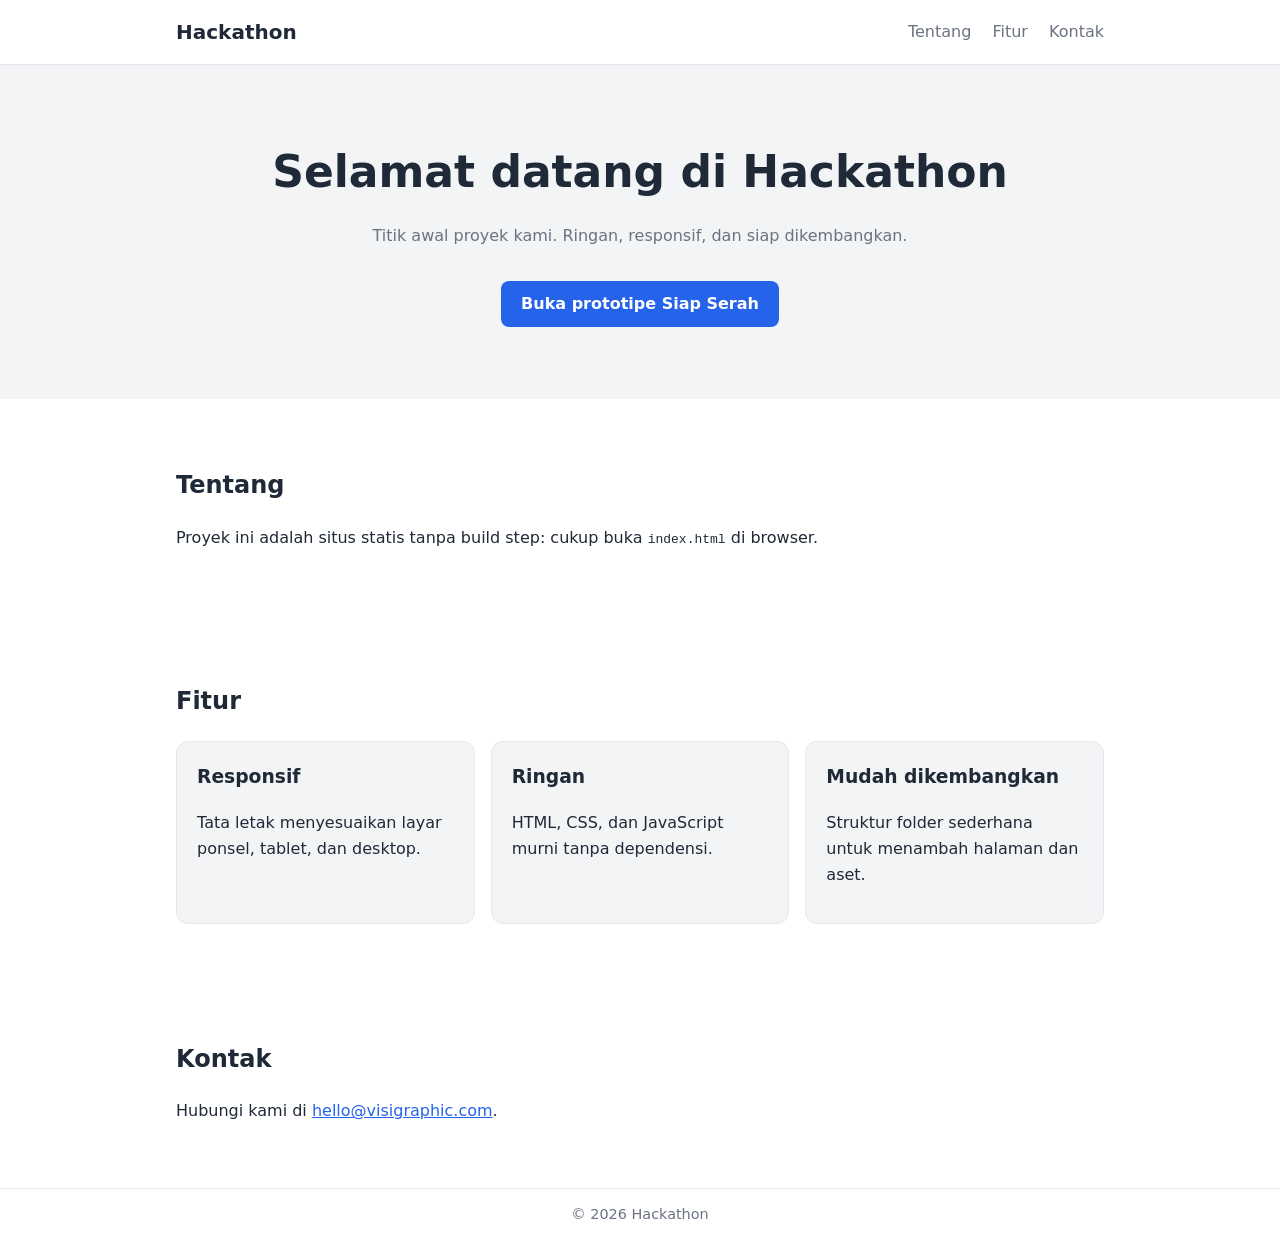
<file: index.html>
<!doctype html>
<html lang="id">
<head>
  <meta charset="utf-8">
  <meta name="viewport" content="width=device-width, initial-scale=1">
  <title>Hackathon</title>
  <meta name="description" content="Halaman utama proyek Hackathon.">
  <link rel="stylesheet" href="assets/css/style.css">
</head>
<body>
  <header class="site-header">
    <div class="container">
      <a class="logo" href="index.html">Hackathon</a>
      <nav>
        <a href="#tentang">Tentang</a>
        <a href="#fitur">Fitur</a>
        <a href="#kontak">Kontak</a>
      </nav>
    </div>
  </header>

  <main>
    <section class="hero">
      <div class="container">
        <h1>Selamat datang di Hackathon</h1>
        <p>Titik awal proyek kami. Ringan, responsif, dan siap dikembangkan.</p>
        <a class="button" href="siap-serah.html">Buka prototipe Siap Serah</a>
      </div>
    </section>

    <section id="tentang" class="container section">
      <h2>Tentang</h2>
      <p>Proyek ini adalah situs statis tanpa build step: cukup buka <code>index.html</code> di browser.</p>
    </section>

    <section id="fitur" class="container section">
      <h2>Fitur</h2>
      <div class="cards">
        <article class="card">
          <h3>Responsif</h3>
          <p>Tata letak menyesuaikan layar ponsel, tablet, dan desktop.</p>
        </article>
        <article class="card">
          <h3>Ringan</h3>
          <p>HTML, CSS, dan JavaScript murni tanpa dependensi.</p>
        </article>
        <article class="card">
          <h3>Mudah dikembangkan</h3>
          <p>Struktur folder sederhana untuk menambah halaman dan aset.</p>
        </article>
      </div>
    </section>

    <section id="kontak" class="container section">
      <h2>Kontak</h2>
      <p>Hubungi kami di <a href="mailto:hello@visigraphic.com">hello@visigraphic.com</a>.</p>
    </section>
  </main>

  <footer class="site-footer">
    <div class="container">
      <p>&copy; <span id="year"></span> Hackathon</p>
    </div>
  </footer>

  <script src="assets/js/main.js"></script>
</body>
</html>
</file>
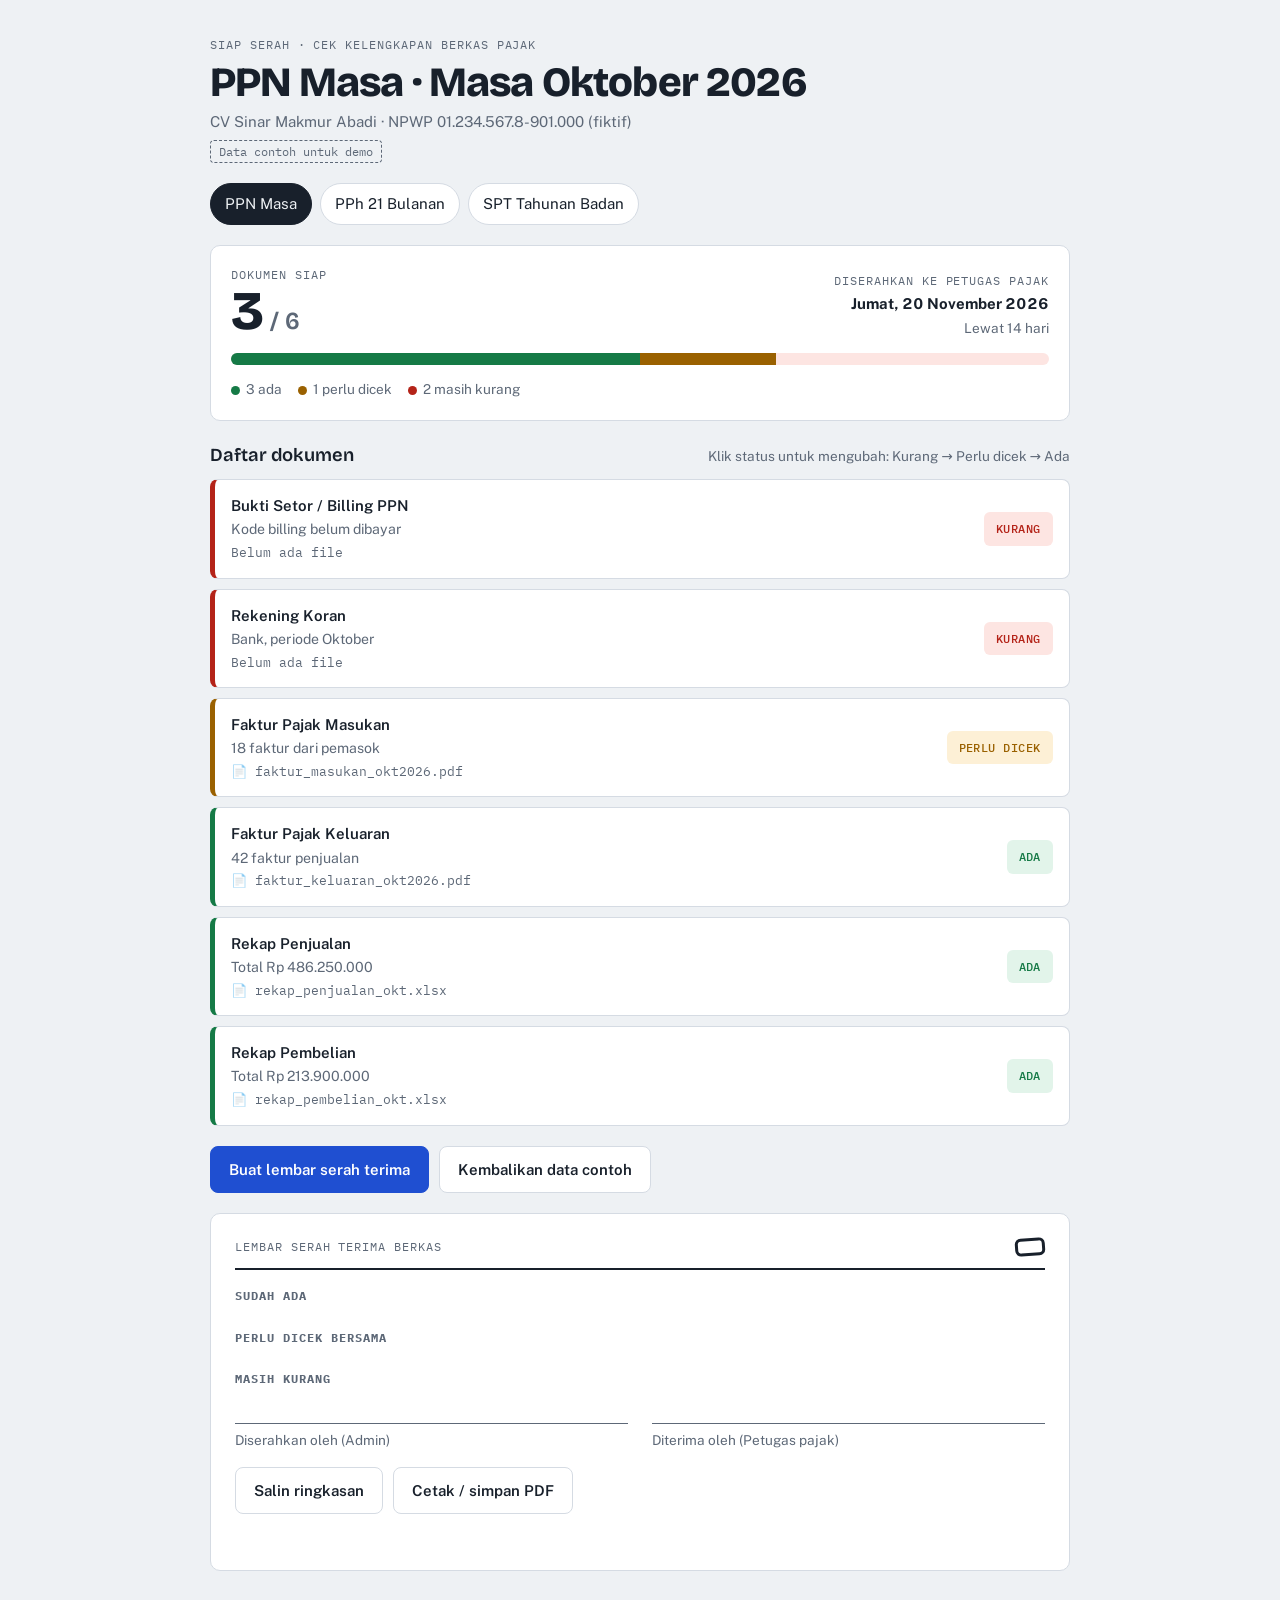
<file: siap-serah.html>
<!doctype html>
<html lang="id">
<head>
<meta charset="utf-8">
<meta name="viewport" content="width=device-width, initial-scale=1">
<title>Siap Serah</title>
<meta name="claude:viewport-fit-sides" content="cover">
<link rel="preconnect" href="https://fonts.googleapis.com">
<link rel="stylesheet" href="https://fonts.googleapis.com/css2?family=Bricolage+Grotesque:opsz,wght@12..96,600;12..96,800&family=Public+Sans:wght@400;500;600&family=IBM+Plex+Mono:wght@400;500&display=swap">
<style>
/* Layout: satu kolom "map berkas" — ringkasan status di atas, daftar dokumen (yang kurang lebih dulu), lalu lembar serah terima */
:root {
  --bg: #eef1f4;
  --paper: #ffffff;
  --ink: #18202b;
  --muted: #5d6877;
  --line: #d5dbe3;
  --accent: #1f4fd1;
  --accent-ink: #ffffff;
  --ok: #157a46;   --ok-bg: #e2f4ea;
  --warn: #9a6100; --warn-bg: #fdf0d6;
  --bad: #b42318;  --bad-bg: #fde5e2;
  --f-display: "Bricolage Grotesque", "Segoe UI", system-ui, sans-serif;
  --f-body: "Public Sans", system-ui, -apple-system, "Segoe UI", sans-serif;
  --f-mono: "IBM Plex Mono", ui-monospace, Menlo, Consolas, monospace;
}
@media (prefers-color-scheme: dark) { :root:not([data-theme="light"]) {
  --bg: #12161c; --paper: #1b212a; --ink: #e8edf3; --muted: #9aa6b5; --line: #2e3744;
  --accent: #7aa2ff; --accent-ink: #0d1424;
  --ok: #5fd39a; --ok-bg: #143324; --warn: #f2bf5e; --warn-bg: #3a2c10; --bad: #ff8a7a; --bad-bg: #3d1a17;
  color-scheme: dark; } }
:root[data-theme="dark"] {
  --bg: #12161c; --paper: #1b212a; --ink: #e8edf3; --muted: #9aa6b5; --line: #2e3744;
  --accent: #7aa2ff; --accent-ink: #0d1424;
  --ok: #5fd39a; --ok-bg: #143324; --warn: #f2bf5e; --warn-bg: #3a2c10; --bad: #ff8a7a; --bad-bg: #3d1a17;
  color-scheme: dark; }

* { box-sizing: border-box; }
body {
  background: var(--bg); color: var(--ink);
  font-family: var(--f-body); font-size: 15px; line-height: 1.55;
  padding-left: max(16px, env(safe-area-inset-left, 0px));
  padding-right: max(16px, env(safe-area-inset-right, 0px));
  padding-block: 28px 48px;
}
.wrap { max-width: 860px; margin: 0 auto; display: grid; gap: 20px; }
h1, h2 { font-family: var(--f-display); text-wrap: balance; margin: 0; }
h1 { font-size: clamp(1.9rem, 6vw, 2.6rem); font-weight: 800; letter-spacing: -0.02em; line-height: 1.05; }
h2 { font-size: 1.15rem; font-weight: 600; }
.mono { font-family: var(--f-mono); font-size: 0.82rem; }
.eyebrow { font-family: var(--f-mono); font-size: 0.75rem; letter-spacing: 0.08em; text-transform: uppercase; color: var(--muted); }
button { font: inherit; cursor: pointer; }
button:focus-visible { outline: 2px solid var(--accent); outline-offset: 2px; }

header { display: grid; gap: 6px; }
.company { color: var(--muted); }
.sample { display: inline-block; font-family: var(--f-mono); font-size: 0.72rem; padding: 2px 8px; border: 1px dashed var(--muted); border-radius: 4px; color: var(--muted); width: fit-content; }

.tabs { display: flex; flex-wrap: wrap; gap: 8px; }
.tab { border: 1px solid var(--line); background: var(--paper); color: var(--ink); padding: 8px 14px; border-radius: 999px; }
.tab[aria-selected="true"] { background: var(--ink); color: var(--bg); border-color: var(--ink); }

.summary { background: var(--paper); border: 1px solid var(--line); border-radius: 10px; padding: 20px; display: grid; gap: 14px; }
.summary-top { display: flex; flex-wrap: wrap; gap: 12px 24px; align-items: end; justify-content: space-between; }
.big { font-family: var(--f-display); font-weight: 800; font-size: clamp(2.4rem, 10vw, 3.4rem); line-height: 1; font-variant-numeric: tabular-nums; }
.big small { font-size: 0.45em; font-weight: 600; color: var(--muted); }
.meta { display: grid; gap: 2px; text-align: right; }
.meta strong { font-variant-numeric: tabular-nums; }
.bar { height: 12px; border-radius: 999px; background: var(--bad-bg); overflow: hidden; display: flex; }
.bar span { display: block; height: 100%; transition: width .3s ease; }
.bar .b-ok { background: var(--ok); } .bar .b-warn { background: var(--warn); }
.legend { display: flex; flex-wrap: wrap; gap: 6px 16px; color: var(--muted); font-size: 0.85rem; }
.dot { display: inline-block; width: 9px; height: 9px; border-radius: 50%; margin-right: 6px; vertical-align: middle; }

.list { display: grid; gap: 10px; }
.doc { background: var(--paper); border: 1px solid var(--line); border-left: 5px solid var(--line); border-radius: 8px; padding: 14px 16px; display: grid; grid-template-columns: 1fr auto; gap: 4px 14px; align-items: center; }
.doc[data-s="kurang"] { border-left-color: var(--bad); }
.doc[data-s="cek"] { border-left-color: var(--warn); }
.doc[data-s="ada"] { border-left-color: var(--ok); }
.doc-main { min-width: 0; display: grid; gap: 2px; }
.doc-name { font-weight: 600; }
.doc-note { color: var(--muted); font-size: 0.88rem; }
.doc-file { color: var(--muted); overflow-wrap: anywhere; }
.chip { border: 0; border-radius: 6px; padding: 7px 12px; font-family: var(--f-mono); font-size: 0.78rem; font-weight: 500; letter-spacing: 0.04em; text-transform: uppercase; white-space: nowrap; }
.chip[data-s="kurang"] { background: var(--bad-bg); color: var(--bad); }
.chip[data-s="cek"] { background: var(--warn-bg); color: var(--warn); }
.chip[data-s="ada"] { background: var(--ok-bg); color: var(--ok); }
.hint { color: var(--muted); font-size: 0.85rem; }

.actions { display: flex; flex-wrap: wrap; gap: 10px; }
.btn { border: 1px solid var(--line); background: var(--paper); color: var(--ink); padding: 11px 18px; border-radius: 8px; font-weight: 600; }
.btn-primary { background: var(--accent); color: var(--accent-ink); border-color: var(--accent); }

.sheet { background: var(--paper); border: 1px solid var(--line); border-radius: 10px; padding: 24px; display: grid; gap: 16px; }
.sheet-head { display: flex; flex-wrap: wrap; justify-content: space-between; gap: 12px; border-bottom: 2px solid var(--ink); padding-bottom: 12px; }
.stamp { font-family: var(--f-display); font-weight: 800; font-size: 0.95rem; letter-spacing: 0.06em; text-transform: uppercase; padding: 6px 12px; border: 3px solid currentColor; border-radius: 6px; transform: rotate(-4deg); align-self: center; }
.stamp.ready { color: var(--ok); } .stamp.notready { color: var(--bad); }
.sheet h3 { font-family: var(--f-mono); font-size: 0.78rem; letter-spacing: 0.08em; text-transform: uppercase; color: var(--muted); margin: 0 0 6px; }
.sheet ul { margin: 0; padding-left: 20px; display: grid; gap: 4px; }
.sheet .sign { display: grid; grid-template-columns: repeat(auto-fit, minmax(200px, 1fr)); gap: 24px; padding-top: 12px; }
.sign div { border-top: 1px solid var(--muted); padding-top: 6px; color: var(--muted); font-size: 0.85rem; }
.toast { color: var(--ok); font-size: 0.85rem; min-height: 1.2em; }

@media (max-width: 480px) { .meta { text-align: left; } .doc { grid-template-columns: 1fr; } .chip { justify-self: start; } }
@media (prefers-reduced-motion: reduce) { .bar span { transition: none; } }
@media print {
  body { background: #fff; color: #000; padding: 0; }
  .no-print { display: none !important; }
  .sheet { border: 0; padding: 0; }
}
</style>
</head>
<body>

<div class="wrap">
  <header class="no-print">
    <span class="eyebrow">Siap Serah · cek kelengkapan berkas pajak</span>
    <h1 id="title">Berkas pajak</h1>
    <span class="company" id="company"></span>
    <span class="sample">Data contoh untuk demo</span>
  </header>

  <nav class="tabs no-print" id="tabs" role="tablist" aria-label="Jenis pajak"></nav>

  <section class="summary no-print" aria-live="polite">
    <div class="summary-top">
      <div>
        <div class="eyebrow">Dokumen siap</div>
        <div class="big" id="count"></div>
      </div>
      <div class="meta">
        <span class="eyebrow">Diserahkan ke petugas pajak</span>
        <strong id="due"></strong>
        <span class="hint" id="daysleft"></span>
      </div>
    </div>
    <div class="bar" aria-hidden="true"><span class="b-ok" id="bar-ok"></span><span class="b-warn" id="bar-warn"></span></div>
    <div class="legend">
      <span><i class="dot" style="background:var(--ok)"></i><span id="n-ada"></span> ada</span>
      <span><i class="dot" style="background:var(--warn)"></i><span id="n-cek"></span> perlu dicek</span>
      <span><i class="dot" style="background:var(--bad)"></i><span id="n-kurang"></span> masih kurang</span>
    </div>
  </section>

  <section class="no-print" style="display:grid;gap:10px">
    <div style="display:flex;flex-wrap:wrap;justify-content:space-between;gap:8px;align-items:baseline">
      <h2>Daftar dokumen</h2>
      <span class="hint">Klik status untuk mengubah: Kurang → Perlu dicek → Ada</span>
    </div>
    <div class="list" id="list"></div>
  </section>

  <div class="actions no-print">
    <button class="btn btn-primary" id="btn-sheet" type="button">Buat lembar serah terima</button>
    <button class="btn" id="btn-reset" type="button">Kembalikan data contoh</button>
  </div>

  <section class="sheet" id="sheet" hidden>
    <div class="sheet-head">
      <div>
        <div class="eyebrow">Lembar serah terima berkas</div>
        <h2 id="s-title"></h2>
        <div class="hint" id="s-meta"></div>
      </div>
      <div class="stamp" id="s-stamp"></div>
    </div>
    <div><h3>Sudah ada</h3><ul id="s-ada"></ul></div>
    <div><h3>Perlu dicek bersama</h3><ul id="s-cek"></ul></div>
    <div><h3>Masih kurang</h3><ul id="s-kurang"></ul></div>
    <div class="sign"><div>Diserahkan oleh (Admin)</div><div>Diterima oleh (Petugas pajak)</div></div>
    <div class="actions no-print">
      <button class="btn" id="btn-copy" type="button">Salin ringkasan</button>
      <button class="btn" id="btn-print" type="button" hidden>Cetak / simpan PDF</button>
    </div>
    <div class="toast no-print" id="toast" role="status"></div>
  </section>
</div>

<script>
// ===== DATA CONTOH (dummy) — ubah sesuai kebutuhan =====
const COMPANY = "CV Sinar Makmur Abadi · NPWP 01.234.567.8-901.000 (fiktif)";
const DATA = {
  ppn: {
    label: "PPN Masa", period: "Masa Oktober 2026", due: "2026-11-20",
    docs: [
      { name: "Faktur Pajak Keluaran", note: "42 faktur penjualan", file: "faktur_keluaran_okt2026.pdf", s: "ada" },
      { name: "Faktur Pajak Masukan", note: "18 faktur dari pemasok", file: "faktur_masukan_okt2026.pdf", s: "cek" },
      { name: "Rekap Penjualan", note: "Total Rp 486.250.000", file: "rekap_penjualan_okt.xlsx", s: "ada" },
      { name: "Rekap Pembelian", note: "Total Rp 213.900.000", file: "rekap_pembelian_okt.xlsx", s: "ada" },
      { name: "Bukti Setor / Billing PPN", note: "Kode billing belum dibayar", file: "", s: "kurang" },
      { name: "Rekening Koran", note: "Bank, periode Oktober", file: "", s: "kurang" }
    ]
  },
  pph21: {
    label: "PPh 21 Bulanan", period: "Masa Oktober 2026", due: "2026-11-08",
    docs: [
      { name: "Daftar Gaji Karyawan", note: "14 karyawan tetap", file: "payroll_okt2026.xlsx", s: "ada" },
      { name: "Rekap Absensi", note: "Dasar lembur & potongan", file: "absensi_okt.xlsx", s: "ada" },
      { name: "Data NPWP/NIK Karyawan", note: "2 karyawan baru belum lengkap", file: "data_karyawan.xlsx", s: "cek" },
      { name: "Bukti Potong PPh 21", note: "Untuk 14 karyawan", file: "", s: "kurang" },
      { name: "Bukti Setor PPh 21", note: "", file: "", s: "kurang" }
    ]
  },
  tahunan: {
    label: "SPT Tahunan Badan", period: "Tahun Pajak 2025", due: "2026-11-30",
    docs: [
      { name: "Laporan Laba Rugi", note: "Januari–Desember 2025", file: "laba_rugi_2025.pdf", s: "ada" },
      { name: "Neraca", note: "Per 31 Desember 2025", file: "neraca_2025.pdf", s: "ada" },
      { name: "Rekening Koran 12 Bulan", note: "Baru ada Jan–Sep", file: "rekkoran_2025_partial.pdf", s: "cek" },
      { name: "Daftar Aset & Penyusutan", note: "", file: "aset_2025.xlsx", s: "ada" },
      { name: "Bukti Potong dari Pihak Lain", note: "PPh 23 dari 3 pelanggan", file: "", s: "kurang" },
      { name: "Bukti Setor PPh 25", note: "12 masa", file: "bukti_setor_pph25_2025.pdf", s: "ada" },
      { name: "Akta & Perubahan Pengurus", note: "Jika ada perubahan", file: "akta_pendirian.pdf", s: "ada" }
    ]
  }
};
// =======================================================

const LABEL = { ada: "Ada", cek: "Perlu dicek", kurang: "Kurang" };
const NEXT = { kurang: "cek", cek: "ada", ada: "kurang" };
const ORDER = { kurang: 0, cek: 1, ada: 2 };
const KEY = "siap-serah-v1";
const clone = o => JSON.parse(JSON.stringify(o));
let state = load() || { tab: "ppn", data: clone(DATA) };

function load() { try { return JSON.parse(localStorage.getItem(KEY)); } catch (e) { return null; } }
function save() { try { localStorage.setItem(KEY, JSON.stringify(state)); } catch (e) {} }
const $ = id => document.getElementById(id);
const esc = s => String(s).replace(/[&<>"]/g, c => ({ "&": "&amp;", "<": "&lt;", ">": "&gt;", '"': "&quot;" }[c]));
const fmtDate = iso => new Date(iso + "T00:00:00").toLocaleDateString("id-ID", { weekday: "long", day: "numeric", month: "long", year: "numeric" });

function render() {
  const set = state.data[state.tab];
  $("company").textContent = COMPANY;
  $("title").textContent = set.label + " · " + set.period;
  $("tabs").innerHTML = Object.entries(state.data).map(([k, v]) =>
    `<button class="tab" role="tab" type="button" data-tab="${k}" aria-selected="${k === state.tab}">${esc(v.label)}</button>`).join("");

  const n = { ada: 0, cek: 0, kurang: 0 };
  set.docs.forEach(d => n[d.s]++);
  const total = set.docs.length;
  $("count").innerHTML = `${n.ada}<small> / ${total}</small>`;
  $("bar-ok").style.width = (n.ada / total * 100) + "%";
  $("bar-warn").style.width = (n.cek / total * 100) + "%";
  $("n-ada").textContent = n.ada; $("n-cek").textContent = n.cek; $("n-kurang").textContent = n.kurang;
  $("due").textContent = fmtDate(set.due);
  const today = new Date(); today.setHours(0, 0, 0, 0);
  const days = Math.round((new Date(set.due + "T00:00:00") - today) / 864e5);
  $("daysleft").textContent = days > 0 ? `${days} hari lagi` : days === 0 ? "Hari ini" : `Lewat ${-days} hari`;

  const sorted = set.docs.map((d, i) => ({ ...d, i })).sort((a, b) => ORDER[a.s] - ORDER[b.s] || a.i - b.i);
  $("list").innerHTML = sorted.map(d => `
    <div class="doc" data-s="${d.s}">
      <div class="doc-main">
        <span class="doc-name">${esc(d.name)}</span>
        ${d.note ? `<span class="doc-note">${esc(d.note)}</span>` : ""}
        <span class="doc-file mono">${d.file ? "📄 " + esc(d.file) : "Belum ada file"}</span>
      </div>
      <button class="chip" type="button" data-s="${d.s}" data-i="${d.i}" aria-label="Status ${esc(d.name)}: ${LABEL[d.s]}. Klik untuk ubah.">${LABEL[d.s]}</button>
    </div>`).join("");
  if (!$("sheet").hidden) renderSheet();
}

function renderSheet() {
  const set = state.data[state.tab];
  const by = s => set.docs.filter(d => d.s === s);
  const li = arr => arr.length ? arr.map(d => `<li>${esc(d.name)}${d.file ? ` <span class="mono">(${esc(d.file)})</span>` : ""}${d.note ? ` · ${esc(d.note)}` : ""}</li>`).join("") : "<li>Tidak ada</li>";
  $("s-title").textContent = set.label + " · " + set.period;
  $("s-meta").textContent = COMPANY + " · Dibuat " + fmtDate(new Date().toISOString().slice(0, 10));
  $("s-ada").innerHTML = li(by("ada"));
  $("s-cek").innerHTML = li(by("cek"));
  $("s-kurang").innerHTML = li(by("kurang"));
  const ready = by("kurang").length === 0 && by("cek").length === 0;
  $("s-stamp").textContent = ready ? "Siap diperiksa" : `Kurang ${by("kurang").length + by("cek").length} berkas`;
  $("s-stamp").className = "stamp " + (ready ? "ready" : "notready");
}

function sheetText() {
  const set = state.data[state.tab];
  const part = (t, s) => t + ":\n" + (set.docs.filter(d => d.s === s).map(d => "- " + d.name + (d.note ? " (" + d.note + ")" : "")).join("\n") || "- Tidak ada");
  return `Serah terima berkas ${set.label} · ${set.period}\n${COMPANY}\n\n${part("Sudah ada", "ada")}\n\n${part("Perlu dicek bersama", "cek")}\n\n${part("Masih kurang", "kurang")}`;
}

$("tabs").addEventListener("click", e => {
  const b = e.target.closest("[data-tab]"); if (!b) return;
  state.tab = b.dataset.tab; save(); render();
});
$("list").addEventListener("click", e => {
  const b = e.target.closest(".chip"); if (!b) return;
  const d = state.data[state.tab].docs[+b.dataset.i];
  d.s = NEXT[d.s]; save(); render();
});
$("btn-sheet").addEventListener("click", () => {
  $("sheet").hidden = false; renderSheet();
  $("sheet").scrollIntoView({ behavior: matchMedia("(prefers-reduced-motion: reduce)").matches ? "auto" : "smooth" });
});
$("btn-reset").addEventListener("click", () => { state = { tab: state.tab, data: clone(DATA) }; save(); render(); });
$("btn-copy").addEventListener("click", () => {
  const text = sheetText();
  const ok = () => { $("toast").textContent = "Ringkasan disalin."; };
  const fallback = () => {
    const r = document.createRange(); r.selectNodeContents($("sheet"));
    const sel = getSelection(); sel.removeAllRanges(); sel.addRange(r);
    $("toast").textContent = "Teks sudah diblok. Tekan Ctrl+C untuk menyalin.";
  };
  try { navigator.clipboard.writeText(text).then(ok, fallback); } catch (e) { fallback(); }
});
// Tombol cetak hanya muncul saat file dibuka langsung di browser (bukan di dalam pratinjau).
if (window.self === window.top) { $("btn-print").hidden = false; $("btn-print").addEventListener("click", () => window.print()); }

render();
</script>
</body>
</html>
</file>
<file: assets/css/style.css>
:root {
  --bg: #ffffff;
  --text: #1f2937;
  --muted: #6b7280;
  --primary: #2563eb;
  --surface: #f3f4f6;
  --border: #e5e7eb;
}

@media (prefers-color-scheme: dark) {
  :root {
    --bg: #111827;
    --text: #f9fafb;
    --muted: #9ca3af;
    --primary: #60a5fa;
    --surface: #1f2937;
    --border: #374151;
  }
}

* { box-sizing: border-box; }

body {
  margin: 0;
  font-family: system-ui, -apple-system, "Segoe UI", Roboto, sans-serif;
  line-height: 1.6;
  color: var(--text);
  background: var(--bg);
}

a { color: var(--primary); }

.container {
  max-width: 960px;
  margin: 0 auto;
  padding: 0 16px;
}

.site-header {
  border-bottom: 1px solid var(--border);
}

.site-header .container {
  display: flex;
  flex-wrap: wrap;
  gap: 12px;
  align-items: center;
  justify-content: space-between;
  padding-top: 16px;
  padding-bottom: 16px;
}

.logo {
  font-weight: 700;
  font-size: 1.25rem;
  color: var(--text);
  text-decoration: none;
}

nav a {
  margin-left: 16px;
  color: var(--muted);
  text-decoration: none;
}

nav a:first-child { margin-left: 0; }
nav a:hover { color: var(--primary); }

.hero {
  padding: 72px 0;
  background: var(--surface);
  text-align: center;
}

.hero h1 {
  margin: 0 0 12px;
  font-size: clamp(1.75rem, 5vw, 2.75rem);
}

.hero p { color: var(--muted); }

.button {
  display: inline-block;
  margin-top: 16px;
  padding: 10px 20px;
  border-radius: 8px;
  background: var(--primary);
  color: #fff;
  text-decoration: none;
  font-weight: 600;
}

.section { padding: 48px 16px; }

.cards {
  display: grid;
  grid-template-columns: repeat(auto-fit, minmax(220px, 1fr));
  gap: 16px;
}

.card {
  padding: 20px;
  border: 1px solid var(--border);
  border-radius: 12px;
  background: var(--surface);
}

.card h3 { margin-top: 0; }

.site-footer {
  border-top: 1px solid var(--border);
  color: var(--muted);
  text-align: center;
  font-size: 0.9rem;
}
</file>
